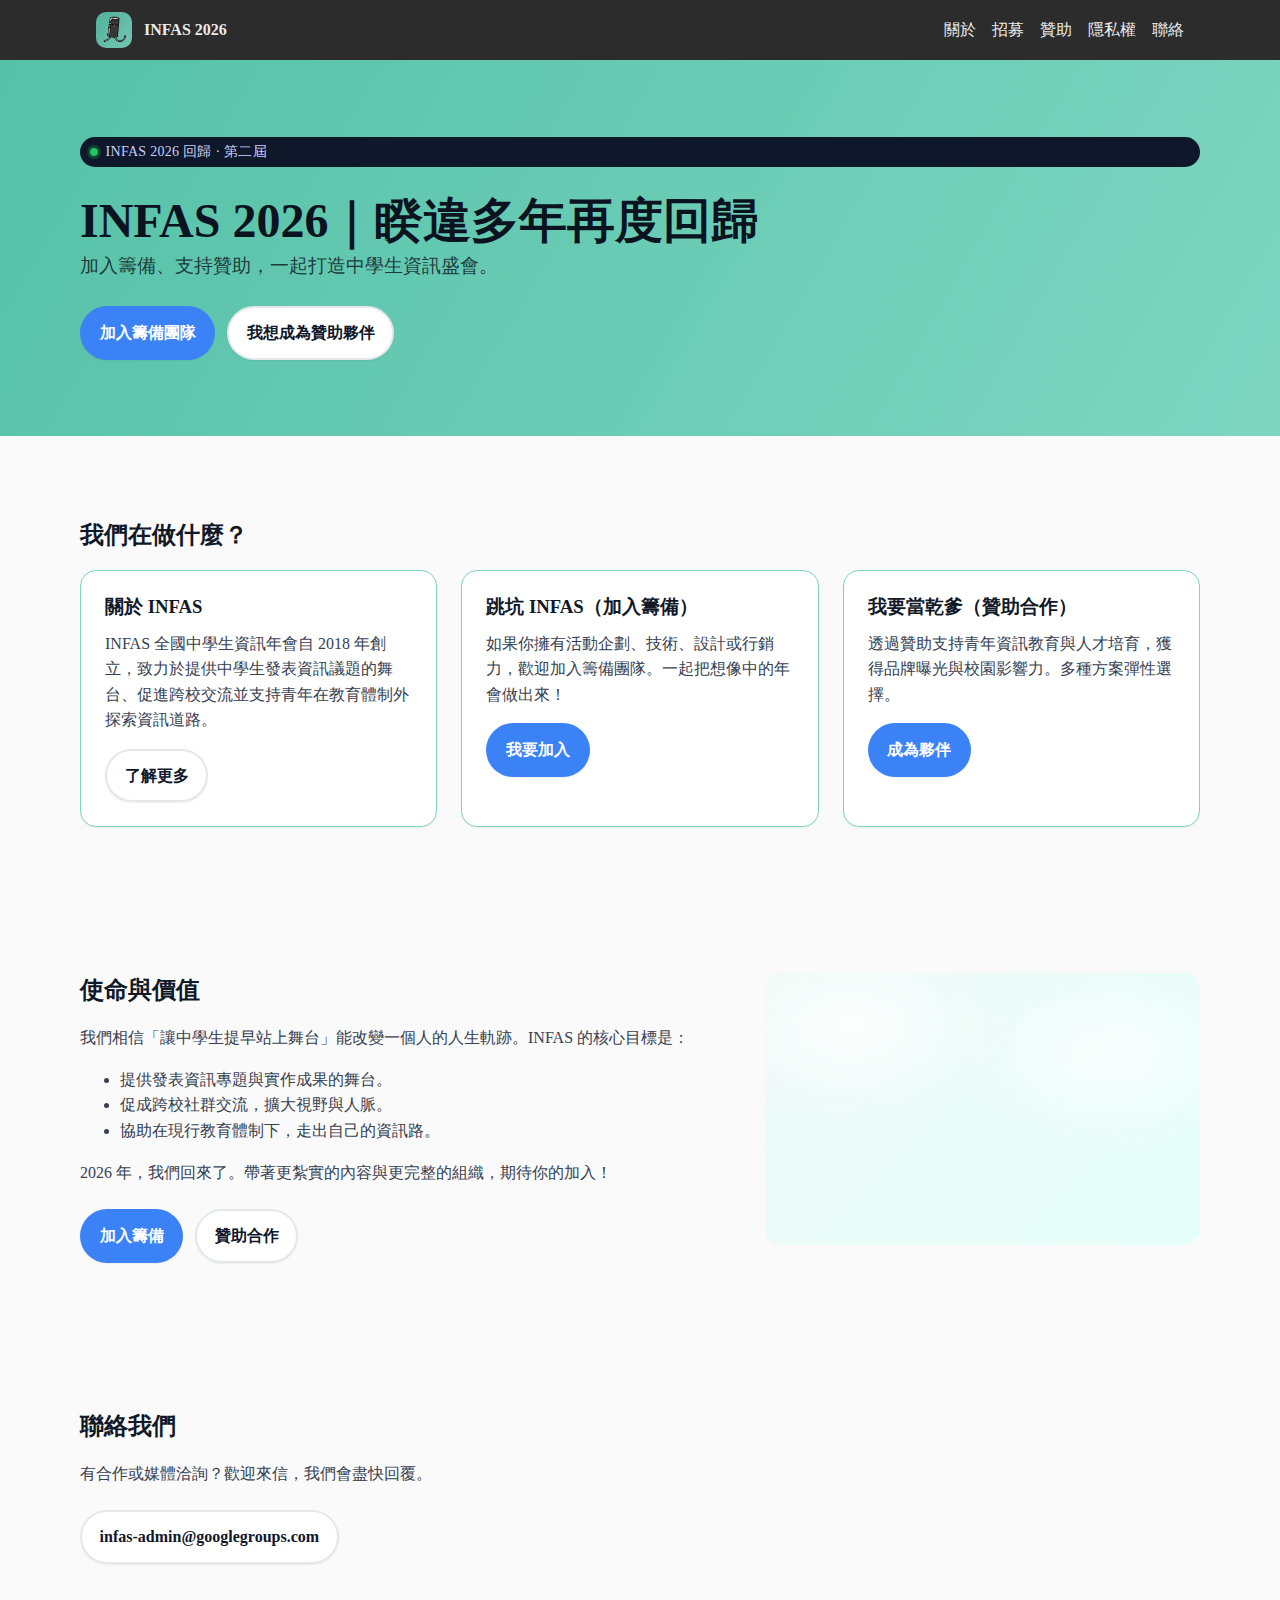
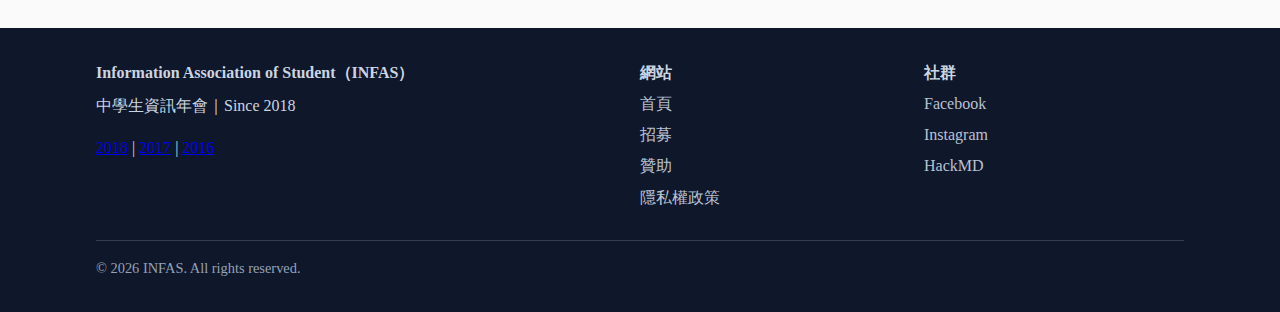
<file: index.html>
<!doctype html>
<html lang="zh-Hant-TW">
<head>
  <meta charset="utf-8" />
  <meta name="viewport" content="width=device-width, initial-scale=1" />
  <title>INFAS 全國中學生資訊年會｜2026 睽違多年重磅回歸</title>
  <meta name="description" content="INFAS 全國中學生資訊年會 2026 回歸。宣傳、招募籌備團隊與贊助合作的官方網站。" />
  <meta name="theme-color" content="#2C2C2C" />
  <!-- Open Graph -->
  <meta property="og:type" content="website" />
  <meta property="og:title" content="INFAS 2026｜睽違多年再度回歸" />
  <meta property="og:description" content="加入籌備、支持贊助，一起打造中學生資訊盛會。" />
  <meta property="og:image" content="/assets/img/og-cover.png" />
  <meta property="og:locale" content="zh_TW" />

  <!-- Favicon -->
  <link rel="icon" type="image/png" sizes="256x256" href="./favicon256.png" />
  <link rel="stylesheet" href="assets/css/style.css">

  <!-- Optional: basic CSP suited for static single-file (tune when deploying) -->
  <meta http-equiv="Content-Security-Policy" content="default-src 'self'; img-src 'self' data: https:; style-src 'self' 'unsafe-inline'; script-src 'self' https://font.emtech.cc 'unsafe-inline'; font-src 'self' https://font.emtech.cc data:; connect-src 'self'; frame-src https://forms.gle https://docs.google.com; base-uri 'self'; form-action 'self' https://forms.gle"> 

  <!-- emfont: 字型載入 -->
  <script type="module">
    import "https://font.emtech.cc/emfont.js";
    emfont.init();
  </script>
</head>
<body>
  <a class="skip-link" href="#main">跳到主要內容</a>
  <header class="nav" role="banner">
    <div class="nav-inner">
      <a class="brand" href="/" aria-label="INFAS 首頁">
        <img src="./icon.png" alt="INFAS logo" class="logo">
        <strong>INFAS 2026</strong>
      </a>
      <nav aria-label="主導覽">
        <div class="nav-links">
          <a href="about.html">關於</a>
          <a href="recruit.html">招募</a>
          <a href="sponsor.html">贊助</a>
          <a href="policy/privacy.html">隱私權</a>
          <a href="#contact">聯絡</a>
        </div>
      </nav>
    </div>
  </header>

  <main id="main">
    <!-- Hero -->
    <section class="hero" aria-label="回歸宣告">
      <div class="hero-inner">
        <span class="badge" role="status" aria-live="polite">
          <span class="badge-dot" aria-hidden="true"></span>
          INFAS 2026 回歸 · 第二屆
        </span>
        <div>
          <h1>INFAS 2026｜睽違多年再度回歸</h1>
          <p>加入籌備、支持贊助，一起打造中學生資訊盛會。</p>
          <div class="cta-row">
            <a class="btn btn-primary" href="recruit.html" data-cta="recruit">加入籌備團隊</a>
            <a class="btn btn-secondary" href="sponsor.html" data-cta="sponsor">我想成為贊助夥伴</a>
          </div>
          <!-- <div class="countdown" id="countdown" aria-label="倒數計時" data-date="2026-02-17T09:00:00+08:00">
          </div> -->
        </div>
      </div>
    </section>

    <!-- Three key cards -->
    <section class="section" aria-labelledby="sec-cards">
      <div class="container">
        <h2 id="sec-cards">我們在做什麼？</h2>
        <div class="cards">
          <article class="card" aria-labelledby="card-about">
            <h3 id="card-about">關於 INFAS</h3>
            <p>INFAS 全國中學生資訊年會自 2018 年創立，致力於提供中學生發表資訊議題的舞台、促進跨校交流並支持青年在教育體制外探索資訊道路。</p>
            <a class="btn btn-secondary" href="#about">了解更多</a>
          </article>
          <article class="card" aria-labelledby="card-join">
            <h3 id="card-join">跳坑 INFAS（加入籌備）</h3>
            <p>如果你擁有活動企劃、技術、設計或行銷力，歡迎加入籌備團隊。一起把想像中的年會做出來！</p>
            <a class="btn btn-primary" href="recruit.html" data-cta="recruit.card">我要加入</a>
          </article>
          <article class="card" aria-labelledby="card-sponsor">
            <h3 id="card-sponsor">我要當乾爹（贊助合作）</h3>
            <p>透過贊助支持青年資訊教育與人才培育，獲得品牌曝光與校園影響力。多種方案彈性選擇。</p>
            <a class="btn btn-primary" href="sponsor.html" data-cta="sponsor.card">成為夥伴</a>
          </article>
        </div>
      </div>
    </section>

    <!-- About teaser / Values -->
    <section id="about" class="section" aria-labelledby="sec-about">
      <div class="container split">
        <div>
          <h2 id="sec-about">使命與價值</h2>
          <p>我們相信「讓中學生提早站上舞台」能改變一個人的人生軌跡。INFAS 的核心目標是：</p>
          <ul>
            <li>提供發表資訊專題與實作成果的舞台。</li>
            <li>促成跨校社群交流，擴大視野與人脈。</li>
            <li>協助在現行教育體制下，走出自己的資訊路。</li>
          </ul>
          <p>2026 年，我們回來了。帶著更紮實的內容與更完整的組織，期待你的加入！</p>
          <div class="cta-row">
            <a class="btn btn-primary" href="recruit.html" data-cta="recruit.about">加入籌備</a>
            <a class="btn btn-secondary" href="sponsor.html" data-cta="sponsor.about">贊助合作</a>
          </div>
        </div>
        <div class="illustration" role="img" aria-label="抽象科技圖形與光暈"></div>
      </div>
    </section>

    <!-- Contact / CTA strip -->
    <section class="section" aria-labelledby="sec-contact">
      <div class="container" id="contact">
        <h2 id="sec-contact">聯絡我們</h2>
        <p>有合作或媒體洽詢？歡迎來信，我們會盡快回覆。</p>
        <div class="cta-row">
          <a class="btn btn-secondary" href="mailto:infas-admin@googlegroups.com">infas-admin@googlegroups.com</a>
        </div>
      </div>
    </section>
  </main>

  <footer role="contentinfo">
    <div class="footer-inner">
      <div class="foot-grid">
        <div>
          <strong>Information Association of Student（INFAS）</strong>
          <p style="margin:.5rem 0 0 0">中學生資訊年會｜Since 2018</p>
          <div class="foot-past">  
            <p><a href="../2018" aria-disabled="true">2018</a> | <a href="../2017" aria-disabled="true">2017</a> | <a href="../2016" aria-disabled="true">2016</a></p>
          </div>
        </div>
        <div class="foot-links">
          <strong>網站</strong>
          <a href="/">首頁</a>
          <a href="recruit.html">招募</a>
          <a href="sponsor.html">贊助</a>
          <a href="policy/privacy.html">隱私權政策</a>
        </div>
        <div class="foot-links">
          <strong>社群</strong>
          <a href="https://www.facebook.com/infas.club" aria-disabled="true">Facebook</a>
          <a href="https://www.instagram.com/infas.tw" aria-disabled="true">Instagram</a>
          <a href="https://hackmd.io/@INFAS" aria-disabled="true">HackMD</a>
        </div>
      </div>
      <div class="copyright">© 2026 INFAS. All rights reserved.</div>
    </div>
  </footer>

  <!-- Minimal utilities: countdown + basic analytics hooks (no GA ID here) -->
  <script>
    // Countdown (edit data-date on #countdown to your exact event time)
    (function(){
      const box = document.getElementById('countdown');
      if(!box) return;
      const targetStr = box.getAttribute('data-date');
      if(!targetStr){ box.innerHTML = '<div class="cd-box"><strong>2026</strong><span>Coming Soon</span></div>'; return; }
      const target = new Date(targetStr);
      function two(n){return n.toString().padStart(2,'0');}
      function render(){
        const now = new Date();
        const diff = target - now;
        if (isNaN(diff)) { box.innerHTML = '<div class="cd-box"><strong>2026</strong><span>Coming Soon</span></div>'; return; }
        if (diff <= 0){ box.innerHTML = '<div class="cd-box"><strong>開幕</strong><span>就是今天！</span></div>'; return; }
        const d = Math.floor(diff/86400000);
        const h = Math.floor(diff%86400000/3600000);
        const m = Math.floor(diff%3600000/60000);
        const s = Math.floor(diff%60000/1000);
        box.innerHTML = `
          <div class="cd-box" aria-label="距離活動天數"><strong>${d}</strong><span>天</span></div>
          <div class="cd-box" aria-label="小時"><strong>${two(h)}</strong><span>小時</span></div>
          <div class="cd-box" aria-label="分鐘"><strong>${two(m)}</strong><span>分鐘</span></div>
          <div class="cd-box" aria-label="秒"><strong>${two(s)}</strong><span>秒</span></div>`;
      }
      render();
      setInterval(render, 1000);
    })();

    // Basic CTA tracking hooks (replace with GA4 if needed)
    document.querySelectorAll('[data-cta]').forEach(el=>{
      el.addEventListener('click',()=>{
        // window.gtag && gtag('event','click_cta',{cta:el.dataset.cta});
        // 目前不載入 GA，預留鉤子即可。
      });
    });
  </script>
</body>
</html>
</file>
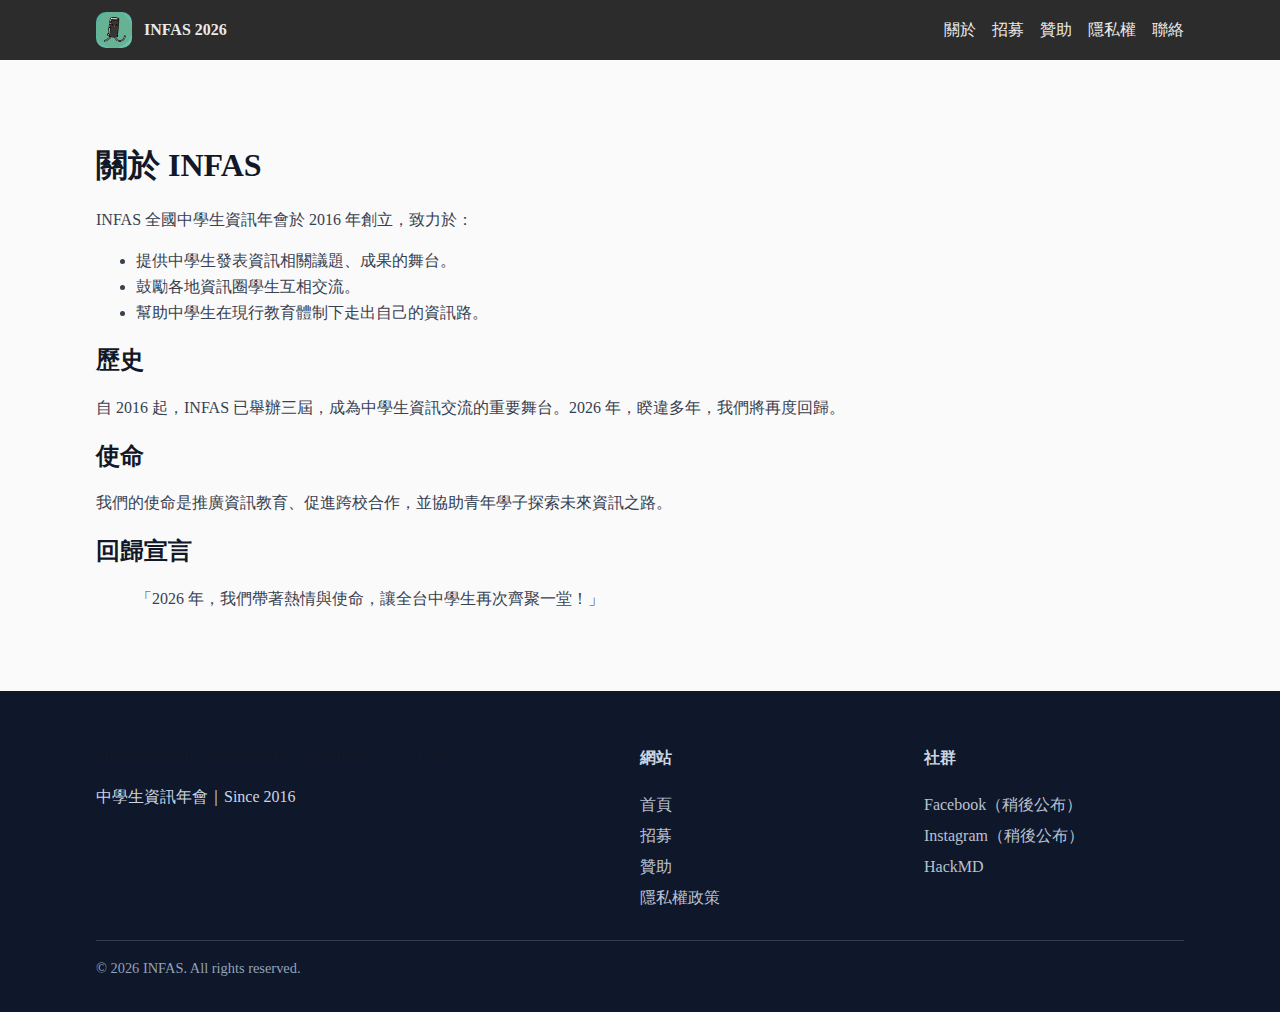
<file: about.html>
<!doctype html>
<html lang="zh-Hant-TW">
<head>
  <meta charset="utf-8">
  <meta name="viewport" content="width=device-width, initial-scale=1">
  <title>關於 INFAS｜全國中學生資訊年會</title>
  <link rel="icon" type="image/png" sizes="256x256" href="./favicon256.png">
  <link rel="stylesheet" href="assets/css/style.css">
</head>
<body>
  <header class="nav">
    <div class="nav-inner">
      <a class="brand" href="index.html">
        <img src="./favicon256.png" alt="INFAS logo" class="logo">
        <strong class="emfont-CEFFontsCJKMono">INFAS 2026</strong>
      </a>
      <nav>
        <div class="nav-links emfont-CEFFontsCJKMono">
          <a href="about.html" aria-current="page">關於</a>
          <a href="recruit.html">招募</a>
          <a href="sponsor.html">贊助</a>
          <a href="policy/privacy.html">隱私權</a>
          <a href="index.html#contact">聯絡</a>
        </div>
      </nav>
    </div>
  </header>

  <main class="section container">
    <h1 class="emfont-CEFFontsCJKMono">關於 INFAS</h1>
    <p>INFAS 全國中學生資訊年會於 2016 年創立，致力於：</p>
    <ul>
      <li>提供中學生發表資訊相關議題、成果的舞台。</li>
      <li>鼓勵各地資訊圈學生互相交流。</li>
      <li>幫助中學生在現行教育體制下走出自己的資訊路。</li>
    </ul>

    <h2>歷史</h2>
    <p>自 2016 起，INFAS 已舉辦三屆，成為中學生資訊交流的重要舞台。2026 年，睽違多年，我們將再度回歸。</p>

    <h2>使命</h2>
    <p>我們的使命是推廣資訊教育、促進跨校合作，並協助青年學子探索未來資訊之路。</p>

    <h2>回歸宣言</h2>
    <blockquote>「2026 年，我們帶著熱情與使命，讓全台中學生再次齊聚一堂！」</blockquote>
  </main>

  <footer>
    <div class="footer-inner">
      <div class="foot-grid">
        <div>
          <h3 class="emfont-CEFFontsCJKMono">Information Association of Student（INFAS）</h3>
          <p class="emfont-CEFFontsCJKMono">中學生資訊年會｜Since 2016</p>
        </div>
        <div class="foot-links">
          <h4 class="emfont-CEFFontsCJKMono">網站</h4>
          <a href="index.html">首頁</a>
          <a href="recruit.html">招募</a>
          <a href="sponsor.html" aria-current="page">贊助</a>
          <a href="policy/privacy.html">隱私權政策</a>
        </div>
        <div class="foot-links">
          <h4 class="emfont-CEFFontsCJKMono">社群</h4>
          <a href="#" aria-disabled="true">Facebook（稍後公布）</a>
          <a href="#" aria-disabled="true">Instagram（稍後公布）</a>
          <a href="https://hackmd.io/@INFAS" target="_blank" rel="noopener">HackMD</a>
        </div>
      </div>
      <div class="copyright emfont-CEFFontsCJKMono">© 2026 INFAS. All rights reserved.</div>
    </div>
  </footer>
</body>
</html>
</file>
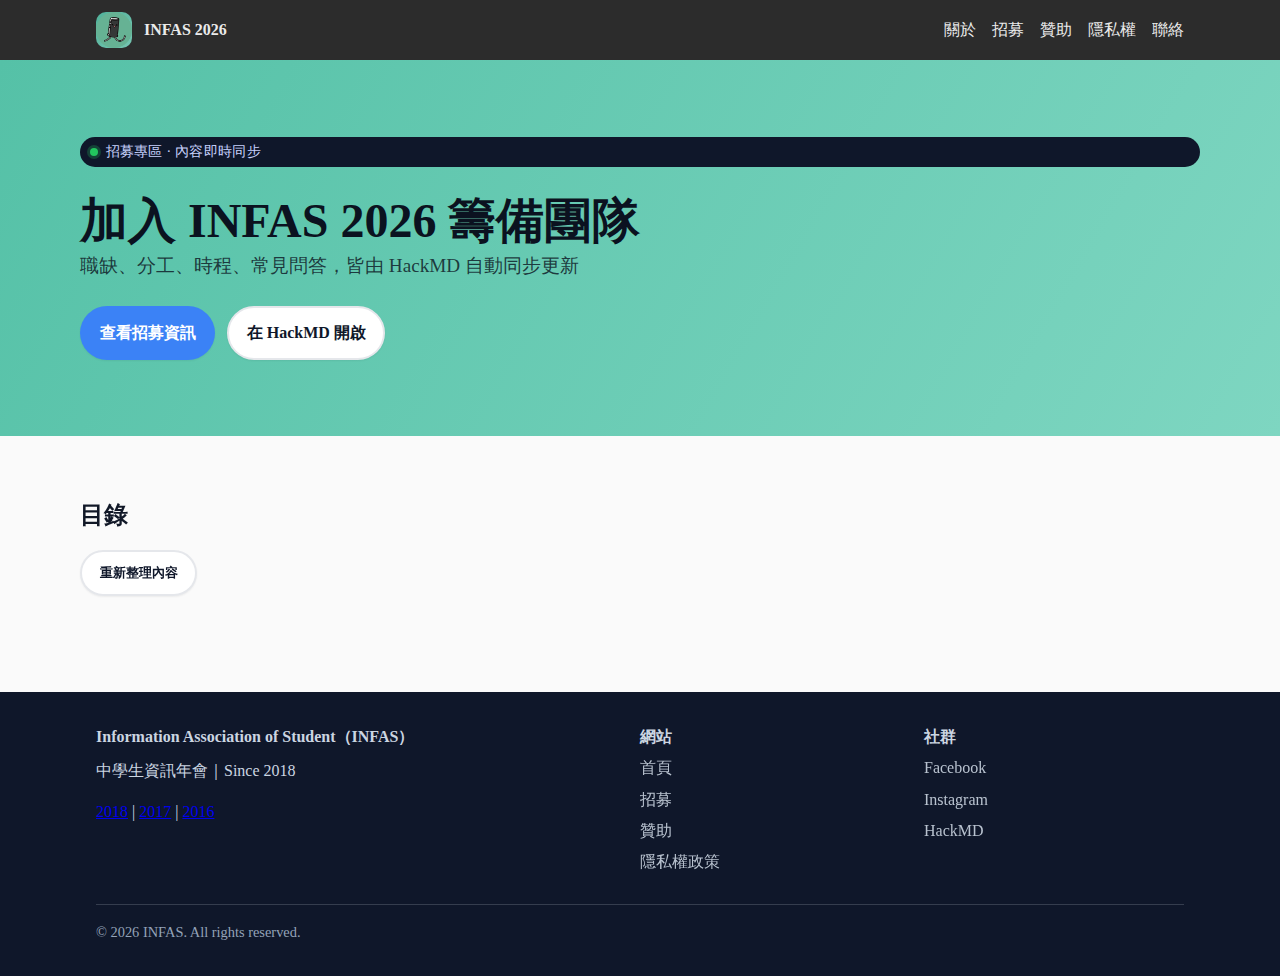
<file: recruit_v2.html>
<!doctype html>
<html lang="zh-Hant-TW">
<head>
  <meta charset="utf-8" />
  <meta name="viewport" content="width=device-width, initial-scale=1" />
  <title>招募專區｜INFAS 全國中學生資訊年會 2026</title>
  <meta name="description" content="INFAS 2026 招募專區：職缺、分工、時程、常見問答。內容由 HackMD 公開筆記即時匯入並可搜尋。">
  <meta name="theme-color" content="#2C2C2C" />
  <meta property="og:type" content="website">
  <meta property="og:title" content="INFAS 2026 招募專區">
  <meta property="og:description" content="加入籌備團隊：職缺、分工、時程、FAQ。內容自 HackMD 即時更新。">
  <meta property="og:image" content="/assets/img/og-cover.png">
  <meta property="og:locale" content="zh_TW">

  <link rel="icon" type="image/png" sizes="256x256" href="./favicon256.png" />
  <link rel="stylesheet" href="assets/css/style.css" />

  <!-- 額外 markdown reset 樣式 -->
  <style>
    .markdown-body{max-width:unset}
    .markdown-body img{max-width:100%;height:auto}
    .task-list-item{list-style:none}
    .task-list-item input{margin-right:.5rem}
    .callout .title{display:block;font-weight:700;margin-bottom:.25rem}

    /* Callout */
    .callout {border-left:4px solid; border-radius:6px; padding:.8rem 1rem; margin:1rem 0; background-color:#f9f9f9;}
    .callout .title{font-weight:700; margin-bottom:.3rem; display:block;}
    .callout.note { border-color: #2d7df6; background-color: #f0f5ff; color: #1e3a8a; }
    .callout.tip { border-color: #059669; background-color: #f0fdf4; color: #065f46; }
    .callout.important { border-color: #dc2626; background-color: #fef2f2; color: #991b1b; }
    .callout.warning { border-color: #f97316; background-color: #fff7ed; color: #b45309; }
    .callout.caution { border-color: #eab308; background-color: #fefce8; color: #92400e; }
    .callout img, .callout iframe, .callout video, .callout audio { max-width:100%; height:auto; }

    /* TOC 展開收合動畫 */
    #toc ul ul {
      overflow: hidden;
      max-height: 1000px;
      transition: max-height 0.3s ease;
    }
    #toc ul ul.collapsed {
      max-height: 0;
    }
  </style>

  <!-- CSP -->
  <meta http-equiv="Content-Security-Policy"
        content="default-src 'self';
                 img-src 'self' data: https:;
                 style-src 'self' 'unsafe-inline';
                 script-src 'self' https://font.emtech.cc https://cdn.jsdelivr.net https://unpkg.com 'unsafe-inline';
                 font-src 'self' https://font.emtech.cc data:;
                 script-src 'self' https://cdn.jsdelivr.net https://unpkg.com 'unsafe-inline';
                 font-src 'self' data:;
                 connect-src 'self' https://hackmd.io;
                 frame-src https://hackmd.io https://forms.gle https://docs.google.com;
                 frame-src 'self' https://hackmd.io https://www.youtube.com https://player.vimeo.com https://docs.google.com https://forms.gle;
                 base-uri 'self';
                 form-action 'self' https://forms.gle">
</head>
<body>
  <a class="skip-link" href="#main">跳到主要內容</a>

  <header class="nav" role="banner">
    <div class="nav-inner">
      <a class="brand" href="index.html" aria-label="INFAS 首頁">
        <img src="./favicon256.png" alt="INFAS logo" class="logo" width="36" height="36" />
        <strong class="emfont-CEFFontsCJKMono">INFAS 2026</strong>
      </a>
      <nav aria-label="主導覽">
        <div class="nav-links emfont-CEFFontsCJKMono">
          <a href="about.html">關於</a>
          <a href="recruit.html">招募</a>
          <a href="sponsor.html">贊助</a>
          <a href="policy/privacy.html">隱私權</a>
          <a href="index.html#contact">聯絡</a>
        </div>
      </nav>
    </div>
  </header>

  <main id="main">
    <section class="hero" aria-label="招募">
      <div class="hero-inner">
        <span class="badge emfont-CEFFontsCJKMono"><span class="badge-dot" aria-hidden="true"></span>招募專區 · 內容即時同步</span>
        <div>
          <h1 class="emfont-CEFFontsCJKMono">加入 INFAS 2026 籌備團隊</h1>
          <p class="emfont-CEFFontsCJKMono">職缺、分工、時程、常見問答，皆由 HackMD 自動同步更新</p>
          <div class="cta-row">
            <a class="btn btn-primary emfont-CEFFontsCJKMono" href="#content">查看招募資訊</a>
            <a class="btn btn-secondary emfont-CEFFontsCJKMono" id="open-hackmd" href="https://hackmd.io/@INFAS/2026-recruit" target="_blank" rel="noopener">在 HackMD 開啟</a>
          </div>
        </div>
      </div>
    </section>

    <section class="section" aria-label="招募內容">
      <div class="container" id="content" style="display:grid;grid-template-columns:260px 1fr;gap:2rem;">
        <aside aria-label="頁面目錄" style="position:sticky;top:80px;align-self:start">
          <h2 class="emfont-CEFFontsCJKMono" style="margin-top:0">目錄</h2>
          <nav id="toc" class="foot-links" aria-label="章節導覽"></nav>
          <div style="margin-top:1rem">
            <button id="refresh" class="btn btn-secondary emfont-CEFFontsCJKMono" type="button">重新整理內容</button>
          </div>
        </aside>

        <article id="md-root" aria-live="polite" aria-busy="true">
          <!-- HackMD 內容會渲染在這裡 -->
        </article>
        <article id="md-root" aria-live="polite" aria-busy="true"></article>
      </div>

      <div class="container" id="fallback" hidden>
        <div class="card">
          <p class="emfont-CEFFontsCJKMono">⚠️ 無法即時抓取 HackMD 內容，以下為備援嵌入：</p>
          <div style="aspect-ratio:16/9;border:1px solid #e5e7eb;border-radius:12px;overflow:hidden">
            <iframe title="HackMD 招募專區" src="https://hackmd.io/@INFAS/2026-recruit" width="100%" height="100%" style="border:0"></iframe>
          </div>
        </div>
      </div>
    </section>
  </main>

  <footer role="contentinfo">
    <div class="footer-inner">
      <div class="foot-grid">
        <div>
          <strong>Information Association of Student（INFAS）</strong>
          <p style="margin:.5rem 0 0 0">中學生資訊年會｜Since 2018</p>
          <div class="foot-past">  
            <p><a href="../2018" aria-disabled="true">2018</a> | <a href="../2017" aria-disabled="true">2017</a> | <a href="../2016" aria-disabled="true">2016</a></p>
          </div>
        </div>
        <div class="foot-links">
          <strong>網站</strong>
          <a href="/">首頁</a>
          <a href="recruit.html">招募</a>
          <a href="sponsor.html">贊助</a>
          <a href="policy/privacy.html">隱私權政策</a>
        </div>
        <div class="foot-links">
          <strong>社群</strong>
          <a href="https://www.facebook.com/infas.club" aria-disabled="true">Facebook</a>
          <a href="https://www.instagram.com/infas.tw" aria-disabled="true">Instagram</a>
          <a href="https://hackmd.io/@INFAS" aria-disabled="true">HackMD</a>
        </div>
      </div>
      <div class="copyright">© 2026 INFAS. All rights reserved.</div>
    </div>
  </footer>

  <script type="module">
import { marked } from 'https://cdn.jsdelivr.net/npm/marked@12/+esm';
import createDOMPurify from 'https://cdn.jsdelivr.net/npm/dompurify@3.1.7/+esm';

const DOMPurify = createDOMPurify(window);
DOMPurify.setConfig({
  ADD_TAGS: ['iframe', 'video', 'audio', 'source'],
  ADD_ATTR: ['allow', 'allowfullscreen', 'frameborder', 'scrolling', 'controls', 'autoplay', 'muted', 'loop'],
  USE_PROFILES: { html: true }
  ADD_TAGS: ['iframe','video','audio','source'],
  ADD_ATTR: ['allow','allowfullscreen','frameborder','scrolling','controls','autoplay','muted','loop'],
  USE_PROFILES: { html:true }
});

marked.use({
  extensions: [{
    name: 'callouts',
    level: 'block',
    start(src) { return src.match(/\[!|\:\:\:/)?.index; },
    tokenizer(src) {
      const rule = /^(?:\[\!(\w+)\]|:::(\w+))(.*?)(?:\n:::\s*$)?/s;
      const match = rule.exec(src);
      if (match) {
        return { type: 'callout', raw: match[0], kind: match[1] || match[2], text: match[3].trim() };
      }
  extensions:[{
    name:'callouts',
    level:'block',
    start(src){ return src.match(/\[!|\:\:\:/)?.index; },
    tokenizer(src){
      const rule=/^(?:\[\!(\w+)\]|:::(\w+))(.*?)(?:\n:::\s*$)?/s;
      const match=rule.exec(src);
      if(match){ return { type:'callout', raw:match[0], kind:match[1]||match[2], text:match[3].trim() }; }
    },
    renderer(token) {
    renderer(token){
      return `<div class="callout ${token.kind.toLowerCase()}"><strong>${token.kind}</strong><br>${marked.parse(token.text)}</div>`;
    }
  }]
});

const HACKMD_URL = 'https://hackmd.io/@INFAS/2026-recruit/download';
const CACHE_KEY  = 'md:recruit:v1';
const CACHE_TTL  = 60 * 60 * 1000;
const HACKMD_URL='https://hackmd.io/@INFAS/2026-recruit/download';
const CACHE_KEY='md:recruit:v1';
const CACHE_TTL=60*60*1000;

const $root     = document.getElementById('md-root');
const $toc      = document.getElementById('toc');
const $fallback = document.getElementById('fallback');
const $refresh  = document.getElementById('refresh');
const $root=document.getElementById('md-root');
const $toc=document.getElementById('toc');
const $fallback=document.getElementById('fallback');
const $refresh=document.getElementById('refresh');

const slugify = txt => txt.toLowerCase().replace(/[^\p{L}\p{N}\s-]/gu,'').trim().replace(/\s+/g,'-');
const slugify=txt=>txt.toLowerCase().replace(/[^\p{L}\p{N}\s-]/gu,'').trim().replace(/\s+/g,'-');

function buildTOC(container){
  const heads = container.querySelectorAll('h2, h3');
  if(!heads.length){ $toc.innerHTML = '<span class="emfont-CEFFontsCJKMono" style="opacity:.7">（此頁暫無目錄）</span>'; return; }
  const ul = document.createElement('ul'); ul.style.listStyle='none'; ul.style.paddingLeft='0';
  heads.forEach(h => {
    const level = h.tagName==='H2'?2:3; if(!h.id) h.id=slugify(h.textContent);
    const li=document.createElement('li'); li.style.margin=level===2?'.3rem 0':'.2rem 0 .2rem 1rem';
    const a=document.createElement('a'); a.href=`#${h.id}`; a.textContent=h.textContent; a.className='emfont-CEFFontsCJKMono';
    li.appendChild(a); ul.appendChild(li);
  const heads=container.querySelectorAll('h2,h3');
  if(!heads.length){ 
    $toc.innerHTML='<span class="emfont-CEFFontsCJKMono" style="opacity:.7">（此頁暫無目錄）</span>'; 
    return; 
  }

  const ul=document.createElement('ul'); 
  ul.style.listStyle='none'; 
  ul.style.paddingLeft='0';
  let currentH2Li = null;

  heads.forEach(h=>{
    if(!h.id) h.id = slugify(h.textContent);
    const level = h.tagName==='H2'?2:3;

    if(level===2){
      const li=document.createElement('li'); 
      li.style.margin='.3rem 0';
      const a=document.createElement('a'); 
      a.href=`#${h.id}`; 
      a.textContent=h.textContent; 
      a.className='emfont-CEFFontsCJKMono';
      a.style.cursor='pointer';
      
      const subUl=document.createElement('ul'); 
      subUl.style.listStyle='none'; 
      subUl.style.paddingLeft='1rem';
      subUl.style.display='block'; // 初始展開
      
      a.addEventListener('click', (e)=>{
        e.preventDefault();
        subUl.classList.toggle('collapsed'); // 動畫切換
        document.getElementById(h.id).scrollIntoView({behavior:'smooth'});
      });

      li.appendChild(a);
      li.appendChild(subUl);
      ul.appendChild(li);
      currentH2Li = subUl;

    } else if(level===3 && currentH2Li){
      const li=document.createElement('li'); 
      li.style.margin='.2rem 0';
      const a=document.createElement('a'); 
      a.href=`#${h.id}`; 
      a.textContent=h.textContent; 
      a.className='emfont-CEFFontsCJKMono';
      li.appendChild(a);
      currentH2Li.appendChild(li);
    }
  });

  $toc.replaceChildren(ul);
}

function autoResizeMedia(container){
  container.querySelectorAll('iframe').forEach(el=>{el.style.width='100%'; el.style.height=`${el.clientWidth*9/16}px`; el.style.maxWidth='100%';});
  container.querySelectorAll('video').forEach(el=>{el.style.width='100%'; el.style.height='auto'; el.controls=true;});
  container.querySelectorAll('audio').forEach(el=>{el.style.width='100%'; el.controls=true;});
}

function render(md){
  const raw=marked.parse(md,{mangle:false,headerIds:false});
  const clean=DOMPurify.sanitize(raw);
  $root.innerHTML=clean;
  $root.setAttribute('aria-busy','false');
  buildTOC($root);
  autoResizeMedia($root);
}

function autoResizeMedia(container){
  container.querySelectorAll('iframe').forEach(el=>{el.style.width='100%';el.style.height=`${el.clientWidth*9/16}px`;el.style.maxWidth='100%';});
  container.querySelectorAll('video').forEach(el=>{el.style.width='100%';el.style.height='auto';el.controls=true;});
  container.querySelectorAll('audio').forEach(el=>{el.style.width='100%';el.controls=true;});
}

function readCache(){try{const raw=localStorage.getItem(CACHE_KEY);if(!raw) return null;const {ts,md}=JSON.parse(raw);if(Date.now()-ts<CACHE_TTL) return md;}catch{}return null;}
function writeCache(md){try{localStorage.setItem(CACHE_KEY,JSON.stringify({ts:Date.now(),md}));}catch{}}

async function loadMarkdown({refresh=false}={}){
  $root.setAttribute('aria-busy','true');
  if(!refresh){const cached=readCache();if(cached){render(cached);return;}}
  try{
    const res=await fetch(HACKMD_URL,{cache:'no-store'});
    if(res.status===401||res.status===403){
      $root.innerHTML='<p style="color:red;">⚠️ 私密文檔或無法存取 HackMD 內容，請確認權限或聯絡管理員。</p>';
      $fallback.hidden=false; $root.setAttribute('aria-busy','false'); return;
    }
    if(!res.ok) throw new Error(`HTTP ${res.status}`);
    const md=await res.text(); render(md); writeCache(md); $fallback.hidden=true;
  }catch(err){console.warn('HackMD 取用失敗：',err); $fallback.hidden=false; $root.setAttribute('aria-busy','false');}
}

$refresh.addEventListener('click',()=>{try{localStorage.removeItem(CACHE_KEY);}catch{} loadMarkdown({refresh:true});});
loadMarkdown();
window.addEventListener('resize',()=>autoResizeMedia($root));
  </script>
</body>
</html>
</file>
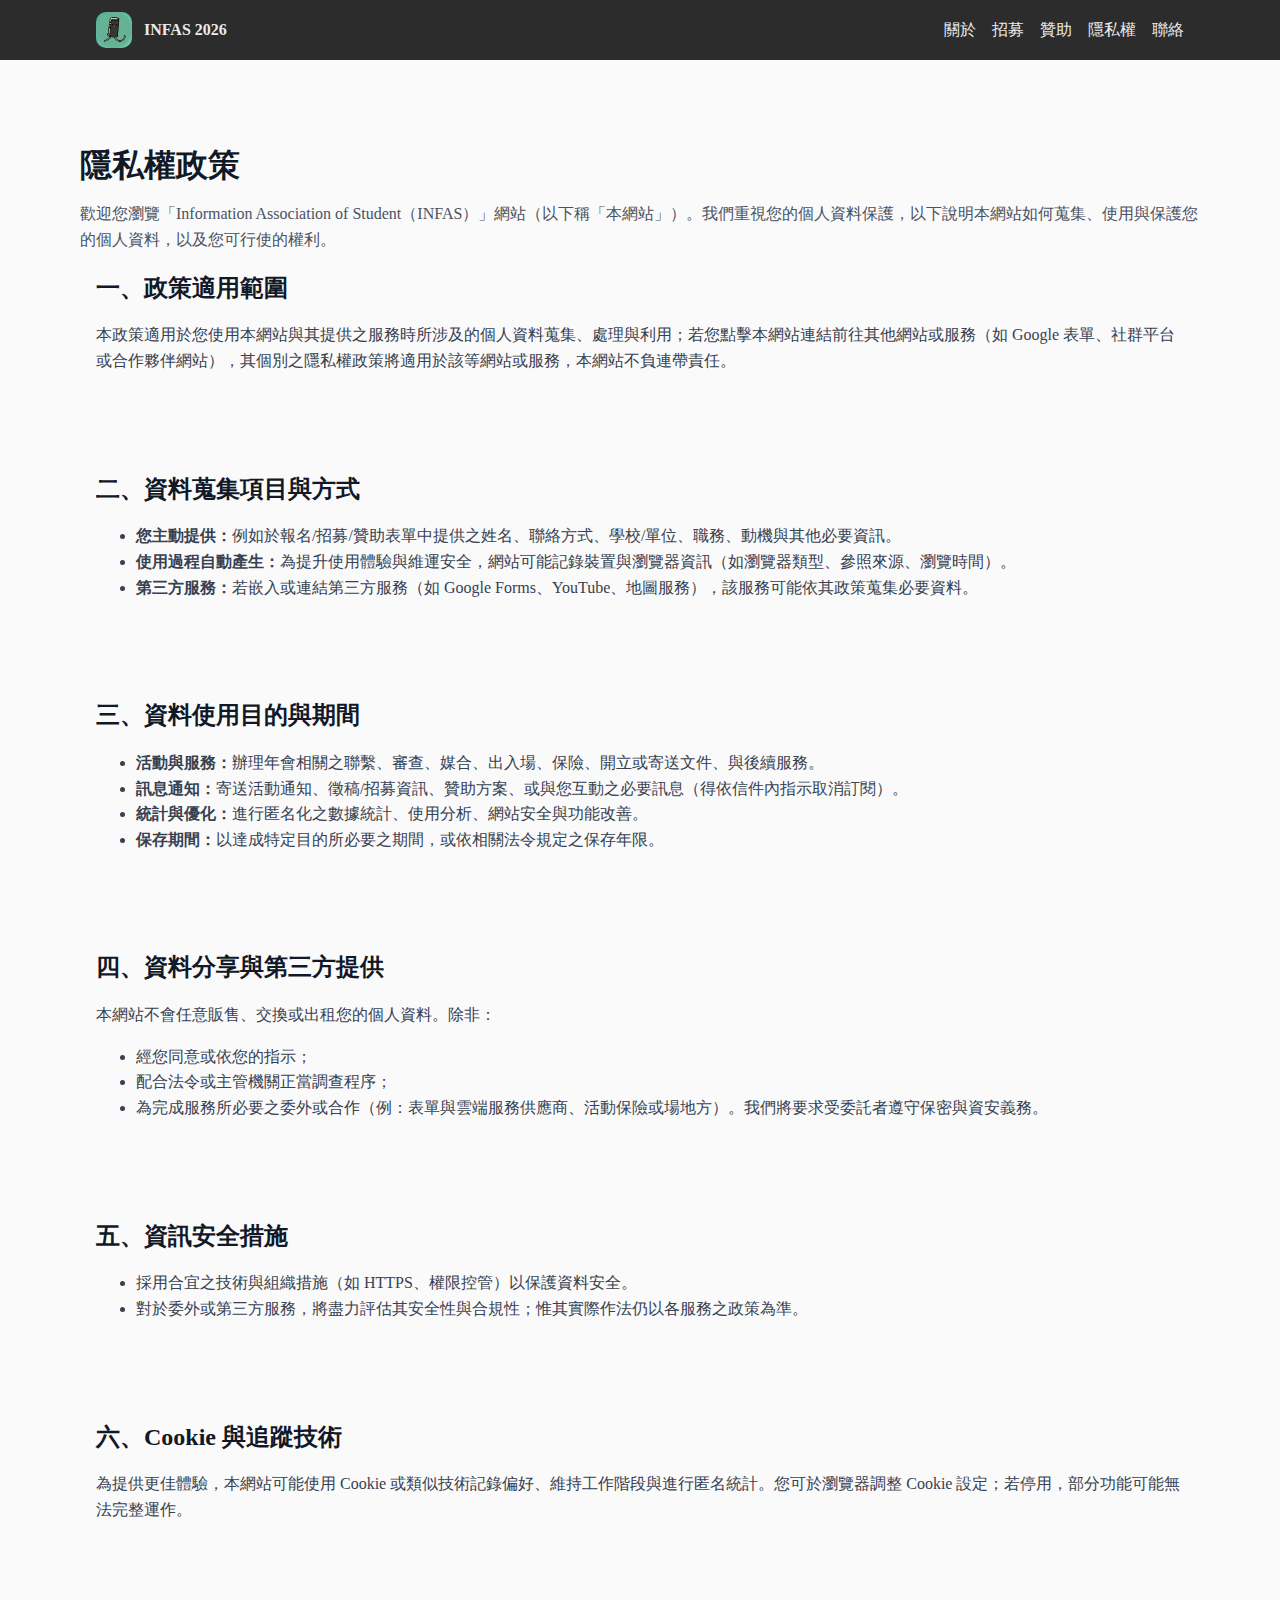
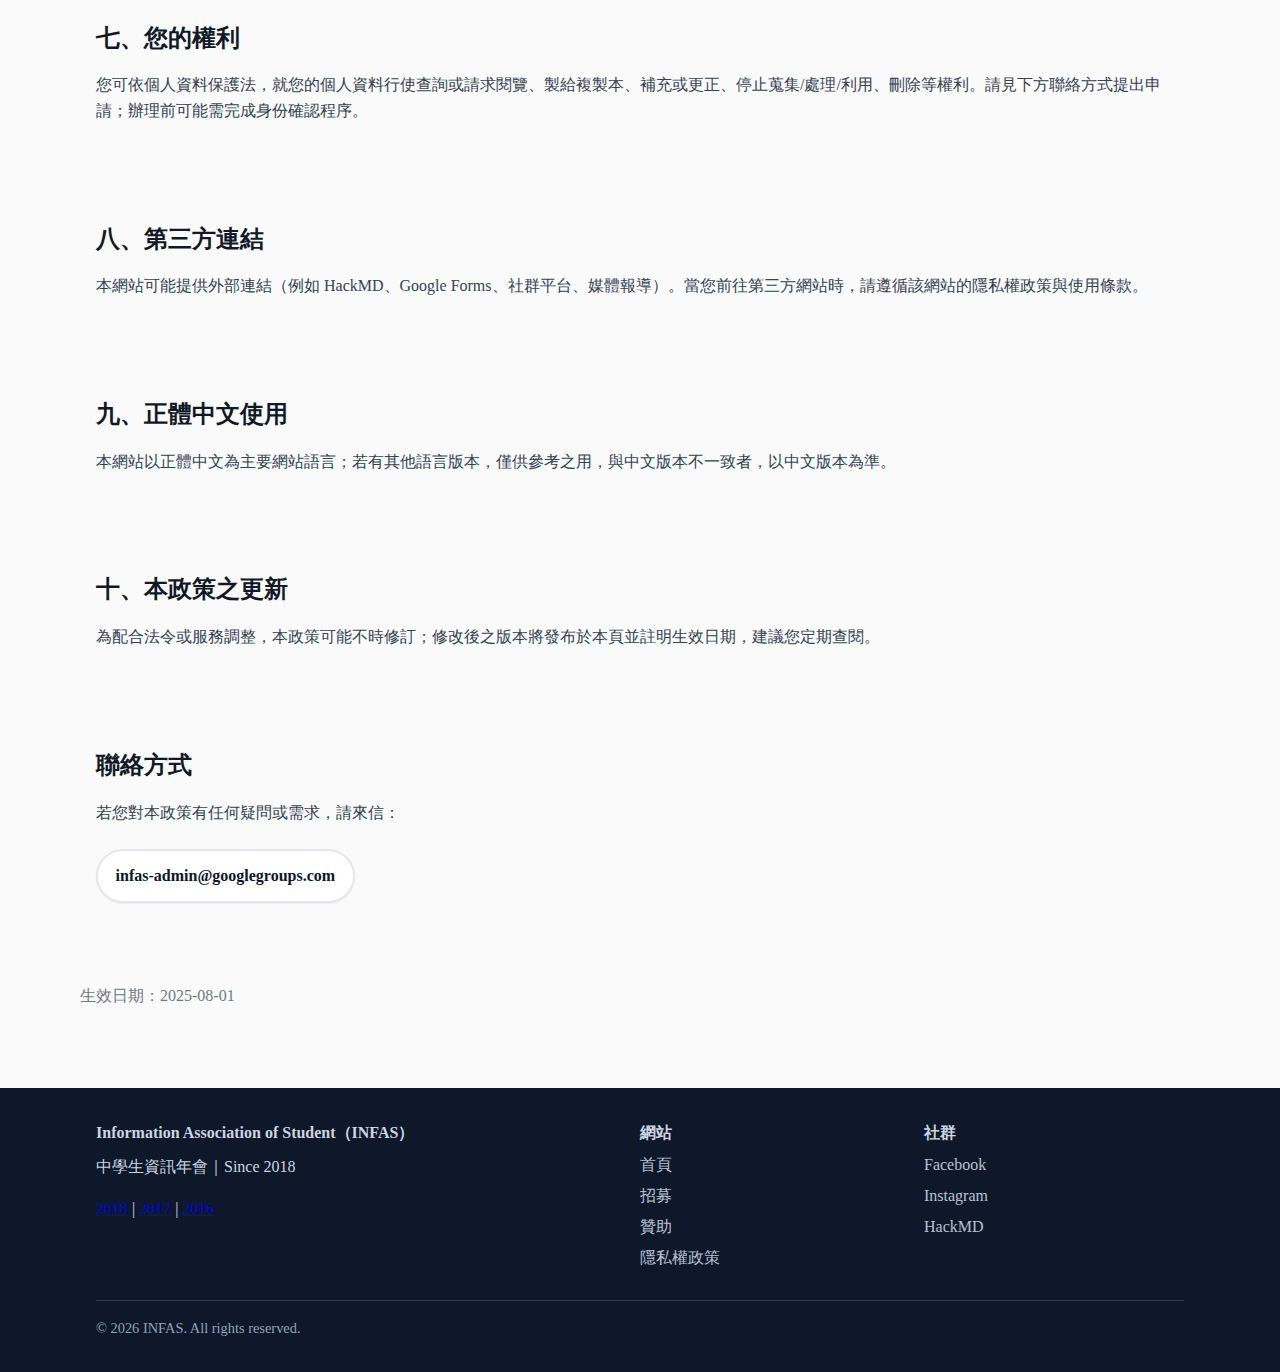
<file: policy/privacy.html>
<!doctype html>
<html lang="zh-Hant-TW">
<head>
  <meta charset="utf-8" />
  <meta name="viewport" content="width=device-width, initial-scale=1" />
  <title>隱私權政策｜INFAS 全國中學生資訊年會 2026</title>
  <meta name="description" content="INFAS 隱私權政策：說明資料蒐集、運用、保護、Cookie、第三方連結、當事人權利與聯絡方式。" />
  <meta name="theme-color" content="#2C2C2C" />

  <!-- Icon & Styles -->
  <link rel="icon" type="image/png" sizes="256x256" href="../favicon256.png" />
  <link rel="stylesheet" href="../assets/css/style.css" />

  <!-- emfont: 字型載入 -->
  <script type="module">
    import "https://font.emtech.cc/emfont.js";
    emfont.init();
  </script>
</head>
<body>
  <a class="skip-link" href="#main">跳到主要內容</a>

  <!-- Header / Nav -->
  <header class="nav" role="banner">
    <div class="nav-inner">
      <a class="brand" href="../index.html" aria-label="INFAS 首頁">
        <img src="../favicon256.png" alt="INFAS logo" class="logo" width="36" height="36" />
        <strong>INFAS 2026</strong>
      </a>
      <nav aria-label="主導覽">
        <div class="nav-links">
          <a href="../about.html">關於</a>
          <a href="../recruit.html">招募</a>
          <a href="../sponsor.html">贊助</a>
          <a href="./privacy.html" aria-current="page">隱私權</a>
          <a href="../index.html#contact">聯絡</a>
        </div>
      </nav>
    </div>
  </header>

  <main id="main" class="section">
    <div class="container">
      <h1 style="margin-bottom: .5rem;">隱私權政策</h1>
      <p style="opacity:.9">
        歡迎您瀏覽「Information Association of Student（INFAS）」網站（以下稱「本網站」）。我們重視您的個人資料保護，以下說明本網站如何蒐集、使用與保護您的個人資料，以及您可行使的權利。
      </p>

      <section class="section" style="padding-top:0">
        <h2>一、政策適用範圍</h2>
        <p>
          本政策適用於您使用本網站與其提供之服務時所涉及的個人資料蒐集、處理與利用；若您點擊本網站連結前往其他網站或服務（如 Google 表單、社群平台或合作夥伴網站），其個別之隱私權政策將適用於該等網站或服務，本網站不負連帶責任。
        </p>
      </section>

      <section class="section" style="padding-top:0">
        <h2>二、資料蒐集項目與方式</h2>
        <ul>
          <li><strong>您主動提供：</strong>例如於報名/招募/贊助表單中提供之姓名、聯絡方式、學校/單位、職務、動機與其他必要資訊。</li>
          <li><strong>使用過程自動產生：</strong>為提升使用體驗與維運安全，網站可能記錄裝置與瀏覽器資訊（如瀏覽器類型、參照來源、瀏覽時間）。</li>
          <li><strong>第三方服務：</strong>若嵌入或連結第三方服務（如 Google Forms、YouTube、地圖服務），該服務可能依其政策蒐集必要資料。</li>
        </ul>
      </section>

      <section class="section" style="padding-top:0">
        <h2>三、資料使用目的與期間</h2>
        <ul>
          <li><strong>活動與服務：</strong>辦理年會相關之聯繫、審查、媒合、出入場、保險、開立或寄送文件、與後續服務。</li>
          <li><strong>訊息通知：</strong>寄送活動通知、徵稿/招募資訊、贊助方案、或與您互動之必要訊息（得依信件內指示取消訂閱）。</li>
          <li><strong>統計與優化：</strong>進行匿名化之數據統計、使用分析、網站安全與功能改善。</li>
          <li><strong>保存期間：</strong>以達成特定目的所必要之期間，或依相關法令規定之保存年限。</li>
        </ul>
      </section>

      <section class="section" style="padding-top:0">
        <h2>四、資料分享與第三方提供</h2>
        <p>本網站不會任意販售、交換或出租您的個人資料。除非：</p>
        <ul>
          <li>經您同意或依您的指示；</li>
          <li>配合法令或主管機關正當調查程序；</li>
          <li>為完成服務所必要之委外或合作（例：表單與雲端服務供應商、活動保險或場地方）。我們將要求受委託者遵守保密與資安義務。</li>
        </ul>
      </section>

      <section class="section" style="padding-top:0">
        <h2>五、資訊安全措施</h2>
        <ul>
          <li>採用合宜之技術與組織措施（如 HTTPS、權限控管）以保護資料安全。</li>
          <li>對於委外或第三方服務，將盡力評估其安全性與合規性；惟其實際作法仍以各服務之政策為準。</li>
        </ul>
      </section>

      <section class="section" style="padding-top:0">
        <h2>六、Cookie 與追蹤技術</h2>
        <p>
          為提供更佳體驗，本網站可能使用 Cookie 或類似技術記錄偏好、維持工作階段與進行匿名統計。您可於瀏覽器調整 Cookie 設定；若停用，部分功能可能無法完整運作。
        </p>
      </section>

      <section class="section" style="padding-top:0">
        <h2>七、您的權利</h2>
        <p>
          您可依個人資料保護法，就您的個人資料行使查詢或請求閱覽、製給複製本、補充或更正、停止蒐集/處理/利用、刪除等權利。請見下方聯絡方式提出申請；辦理前可能需完成身份確認程序。
        </p>
      </section>

      <section class="section" style="padding-top:0">
        <h2>八、第三方連結</h2>
        <p>
          本網站可能提供外部連結（例如 HackMD、Google Forms、社群平台、媒體報導）。當您前往第三方網站時，請遵循該網站的隱私權政策與使用條款。
        </p>
      </section>

      <section class="section" style="padding-top:0">
        <h2>九、正體中文使用</h2>
        <p>
          本網站以正體中文為主要網站語言；若有其他語言版本，僅供參考之用，與中文版本不一致者，以中文版本為準。
        </p>
      </section>

      <section class="section" style="padding-top:0">
        <h2>十、本政策之更新</h2>
        <p>
          為配合法令或服務調整，本政策可能不時修訂；修改後之版本將發布於本頁並註明生效日期，建議您定期查閱。
        </p>
      </section>

      <section class="section" style="padding-top:0">
        <h2>聯絡方式</h2>
        <p>若您對本政策有任何疑問或需求，請來信：</p>
        <div class="cta-row">
          <a class="btn btn-secondary" href="mailto:infas-admin@googlegroups.com">infas-admin@googlegroups.com</a>
        </div>
      </section>

      <p style="opacity:.7;margin-top:1rem">生效日期：2025-08-01</p>
    </div>
  </main>

  <footer role="contentinfo">
    <div class="footer-inner">
      <div class="foot-grid">
        <div>
          <strong>Information Association of Student（INFAS）</strong>
          <p style="margin:.5rem 0 0 0">中學生資訊年會｜Since 2018</p>
          <div class="foot-past">  
            <p><a href="../2018" aria-disabled="true">2018</a> | <a href="../2017" aria-disabled="true">2017</a> | <a href="../2016" aria-disabled="true">2016</a></p>
          </div>
        </div>
        <div class="foot-links">
          <strong>網站</strong>
          <a href="/">首頁</a>
          <a href="recruit.html">招募</a>
          <a href="sponsor.html">贊助</a>
          <a href="policy/privacy.html">隱私權政策</a>
        </div>
        <div class="foot-links">
          <strong>社群</strong>
          <a href="https://www.facebook.com/infas.club" aria-disabled="true">Facebook</a>
          <a href="https://www.instagram.com/infas.tw" aria-disabled="true">Instagram</a>
          <a href="https://hackmd.io/@INFAS" aria-disabled="true">HackMD</a>
        </div>
      </div>
      <div class="copyright">© 2026 INFAS. All rights reserved.</div>
    </div>
  </footer>
</body>
</html>
</file>
<file: assets/css/style.css>
/* =====================================================
   INFAS 2026 — Global Stylesheet
   Extracted from index.html and modularized for reuse
   ===================================================== */

/* ------------------------------
   0) Design Tokens (CSS Variables)
   ------------------------------ */
:root{
  /* Brand */
  --brand-dark:#2C2C2C;             /* navbar bg */
  --brand-text:#FFFFFF;             /* navbar text */
  --hero-grad-1:#55C1A7;            /* hero gradient start */
  --hero-grad-2:#7ED6C1;            /* hero gradient end */
  --text-strong:#111827;            /* headings */
  --text-body:#374151;              /* paragraphs */
  --card-bg:#FFFFFF;                /* card */
  --card-border:#7ED6C1;            /* card accent */
  --cta:#3B82F6;                    /* primary button */
  --cta-hover-ring:#F472B6;         /* pink-ish glow */
  --muted:#9CA3AF;                  /* subtle text */
  --focus:#22C55E;                  /* focus ring */
  --badge-bg:#0F172A;               /* badge */
  --badge-text:#C7D2FE;

  /* Spacing & Elevation */
  --space-1:0.25rem;  /* 4 */
  --space-2:0.5rem;   /* 8 */
  --space-3:0.75rem;  /* 12 */
  --space-4:1rem;     /* 16 */
  --space-5:1.25rem;  /* 20 */
  --space-6:1.5rem;   /* 24 */
  --space-8:2rem;     /* 32 */
  --space-10:2.5rem;  /* 40 */
  --radius:1rem;      /* 16 */
  --shadow-sm:0 1px 2px rgba(0,0,0,.06);
  --shadow-md:0 8px 24px rgba(0,0,0,.12);
}

/* ------------------------------
   1) Base / Reset
   ------------------------------ */
*{box-sizing:border-box}
html:focus-within{scroll-behavior:smooth}
body{margin:0; color:var(--text-body); background:#FAFAFA; line-height:1.6}
h1,h2,h3{color:var(--text-strong); line-height:1.25}

/* Screen-reader skip link */
.skip-link{position:absolute;left:-9999px;top:auto;width:1px;height:1px;overflow:hidden}
.skip-link:focus{left:var(--space-4);top:var(--space-4);width:auto;height:auto;background:#fff;padding:var(--space-3) var(--space-4);border-radius:.5rem;outline:2px solid var(--focus)}

/* ------------------------------
   2) Navigation
   ------------------------------ */
.nav{position:sticky;top:0;z-index:50;background:var(--brand-dark);color:var(--brand-text)}
.nav-inner{max-width:1120px;margin:0 auto;display:flex;align-items:center;justify-content:space-between;padding:var(--space-3) var(--space-4)}
.brand{display:flex;align-items:center;gap:var(--space-3);text-decoration:none;color:inherit}
/* The logo block supports either a <span> (fallback gradient) or <img> */
.brand .logo{width:36px;height:36px;border-radius:10px;display:block;background:linear-gradient(135deg,var(--hero-grad-1),var(--hero-grad-2));object-fit:cover}
.nav a{color:var(--brand-text);text-decoration:none;opacity:.9}
.nav a:hover{opacity:1}
.nav-links{display:flex;gap:var(--space-4)}

/* ------------------------------
   3) Hero
   ------------------------------ */
.hero{background:linear-gradient(120deg,var(--hero-grad-1),var(--hero-grad-2)); padding: clamp(3rem, 6vw, 6rem) var(--space-4)}
.hero-inner{max-width:1120px;margin:0 auto;display:grid;gap:var(--space-6)}
.badge{display:inline-flex;align-items:center;gap:.5rem;background:var(--badge-bg);color:var(--badge-text);padding:.25rem .6rem;border-radius:999px;font-size:.875rem;letter-spacing:.02em}
.badge-dot{width:8px;height:8px;border-radius:999px;background:#22C55E;box-shadow:0 0 0 3px rgba(34,197,94,.25)}
.hero h1{font-size:clamp(2rem,5vw,3rem);margin:0;color:#0b1220}
.hero p{font-size:clamp(1rem,2.3vw,1.2rem);margin:0;color:#0b1220cc}
.cta-row{display:flex;gap:var(--space-3);flex-wrap:wrap;margin-top:var(--space-6)}

/* Buttons */
.btn{display:inline-flex;align-items:center;gap:.5rem;padding:.75rem 1.1rem;border-radius:999px;border:2px solid transparent;font-weight:600;text-decoration:none;box-shadow:var(--shadow-sm)}
.btn-primary{background:var(--cta);color:white}
.btn-primary:hover{box-shadow:0 0 0 4px var(--cta-hover-ring)}
.btn-secondary{background:white;color:#0f172a;border-color:#E5E7EB}
.btn-secondary:hover{border-color:#0ea5e9}

/* Countdown */
.countdown{display:flex;gap:var(--space-4);margin-top:var(--space-6);flex-wrap:wrap}
.cd-box{background:#ffffffcf;border:1px solid #e5e7eb;border-radius:.75rem;padding:.6rem .9rem;text-align:center;min-width:86px}
.cd-box strong{display:block;font-size:1.4rem;color:#0b1220}

/* ------------------------------
   4) Sections / Cards
   ------------------------------ */
.section{padding: clamp(2.5rem, 5vw, 4rem) var(--space-4)}
.container{max-width:1120px;margin:0 auto}
.cards{display:grid;grid-template-columns:repeat(3,1fr);gap:var(--space-6)}
@media (max-width:900px){.cards{grid-template-columns:1fr}}
.card{background:var(--card-bg);border:1.5px solid var(--card-border);border-radius:var(--radius);padding:var(--space-6);box-shadow:var(--shadow-sm);transition:transform .25s ease, box-shadow .25s ease}
.card:hover{transform:translateY(-3px);box-shadow:var(--shadow-md)}
.card h3{margin-top:0;margin-bottom:var(--space-3)}
.card p{margin:0 0 var(--space-4) 0}

/* ------------------------------
   5) About teaser / split
   ------------------------------ */
.split{display:grid;grid-template-columns:1.2fr .8fr;gap:var(--space-8);align-items:center}
@media (max-width:900px){.split{grid-template-columns:1fr}}
.illustration{aspect-ratio:16/10;border-radius:var(--radius);background:
  radial-gradient(60% 60% at 20% 20%, rgba(255,255,255,.8), transparent 60%),
  radial-gradient(60% 60% at 80% 30%, rgba(255,255,255,.7), transparent 60%),
  linear-gradient(135deg, #EEF9F6, #E6FFFA)}

/* ------------------------------
   6) Footer
   ------------------------------ */
footer{background:#0f172a;color:#cbd5e1}
.footer-inner{max-width:1120px;margin:0 auto;padding:var(--space-8) var(--space-4);display:grid;gap:var(--space-6)}
.foot-grid{display:grid;grid-template-columns:2fr 1fr 1fr;gap:var(--space-6)}
@media (max-width:900px){.foot-grid{grid-template-columns:1fr}}
.foot-links a{display:block;color:#cbd5e1;text-decoration:none;margin:.35rem 0;opacity:.9}
.foot-links a:hover{opacity:1}
.copyright{border-top:1px solid rgba(203,213,225,.2);padding-top:var(--space-4);font-size:.9rem;color:#94a3b8}

/* ------------------------------
   7) Accessibility / Focus & Motion
   ------------------------------ */
:where(a,button,[role="button"]):focus{outline:3px solid var(--focus);outline-offset:2px}
@media (prefers-reduced-motion: reduce){
  *{animation-duration:.01ms !important;animation-iteration-count:1 !important;transition-duration:.01ms !important;scroll-behavior:auto !important}
}
</file>
